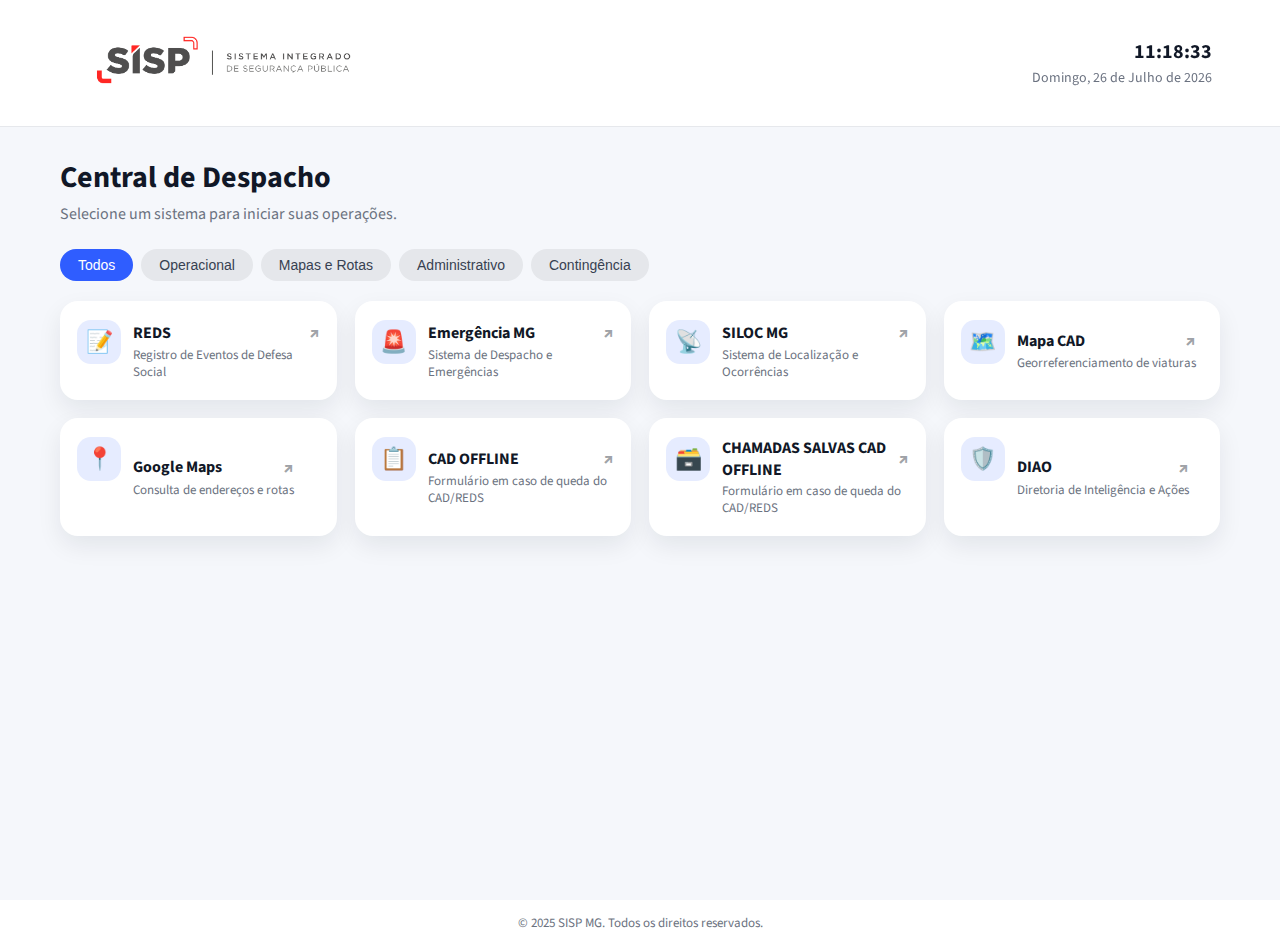
<file: index.html>
<!DOCTYPE html>
<html lang="pt-BR">
<head>
  <meta charset="UTF-8" />
  <meta name="viewport" content="width=device-width, initial-scale=1.0" />
  <title>Central de Despacho - SISP</title>

  <!-- Fontes Institucionais -->
  <link href="https://fonts.googleapis.com/css2?family=Montserrat:wght@500;600;700;800&family=Source+Sans+Pro:wght@400;500;600&display=swap" rel="stylesheet">

  <!-- Estilos -->
  <link rel="stylesheet" href="css\styles.css" />
</head>
<body>
  <div class="page">

    <!-- TOPBAR -->
    <header class="topbar">
      <div class="topbar-inner">

        <!-- Logo -->
        <div class="logo-wrapper">
          <img src="img\sisp-logo.png" alt="Logo SISP" class="logo-sisp-img">
        </div>

        <!-- Relógio -->
        <div class="clock-wrapper">
          <div class="clock-time">00:00:00</div>
          <div class="clock-date">---</div>
        </div>

      </div>
    </header>

    <!-- CONTEÚDO PRINCIPAL -->
    <main class="main">
      <div class="main-inner">

        <!-- Título -->
        <section class="page-header">
          <h1>Central de Despacho</h1>
          <p>Selecione um sistema para iniciar suas operações.</p>
        </section>

        <!-- FILTROS -->
        <section class="filters-bar">
          <div class="filters-pills">
            <button class="pill pill-active" type="button" data-filter="todos">Todos</button>
            <button class="pill" type="button" data-filter="sistemas">Operacional</button>
            <button class="pill" type="button" data-filter="mapas">Mapas e Rotas</button>
            <button class="pill" type="button" data-filter="administrativo">Administrativo</button>
            <button class="pill" type="button" data-filter="contingencia">Contingência</button>
          </div>
        </section>

        <!-- GRID DE CARDS -->
        <section class="cards-grid">

          <!-- Operacionais -->
          <a href="https://web.sids.mg.gov.br/reds/" target="_blank" class="card" data-category="sistemas">
            <div class="card-icon"><span>📝</span></div>
            <div class="card-body">
              <div class="card-header">
                <h3>REDS</h3>
                <span class="card-ext">↗</span>
              </div>
              <p>Registro de Eventos de Defesa Social</p>
            </div>
          </a>

          <a href="https://emergencia.ca.mg.gov.br/agent" target="_blank" class="card" data-category="sistemas">
            <div class="card-icon"><span>🚨</span></div>
            <div class="card-body">
              <div class="card-header">
                <h3>Emergência MG</h3>
                <span class="card-ext">↗</span>
              </div>
              <p>Sistema de Despacho e Emergências</p>
            </div>
          </a>

          <a href="https://siloc.seguranca.mg.gov.br/login" target="_blank" class="card" data-category="sistemas">
            <div class="card-icon"><span>📡</span></div>
            <div class="card-body">
              <div class="card-header">
                <h3>SILOC MG</h3>
                <span class="card-ext">↗</span>
              </div>
              <p>Sistema de Localização e Ocorrências</p>
            </div>
          </a>

          <!-- Mapas -->
          <a href="https://geosite.policiamilitar.mg.gov.br/mapacad/main.jsp" target="_blank" class="card" data-category="mapas">
            <div class="card-icon"><span>🗺️</span></div>
            <div class="card-body">
              <div class="card-header">
                <h3>Mapa CAD</h3>
                <span class="card-ext">↗</span>
              </div>
              <p>Georreferenciamento de viaturas</p>
            </div>
          </a>

          <a href="https://www.google.com/maps" target="_blank" class="card" data-category="mapas">
            <div class="card-icon"><span>📍</span></div>
            <div class="card-body">
              <div class="card-header">
                <h3>Google Maps</h3>
                <span class="card-ext">↗</span>
              </div>
              <p>Consulta de endereços e rotas</p>
            </div>
          </a>

          <!-- Contingência -->
          <a href="pages\Relatorio_formulario\relatorio.php" target="_blank" class="card" data-category="contingencia">
            <div class="card-icon"><span>📋</span></div>
            <div class="card-body">
              <div class="card-header">
                <h3>CAD OFFLINE</h3>
                <span class="card-ext">↗</span>
              </div>
              <p>Formulário em caso de queda do CAD/REDS</p>
            </div>
          </a>

           <a href="pages\chamadasfinalizadas\index.php" target="_blank" class="card" data-category="contingencia">
            <div class="card-icon"><span>🗃️</span></div>
            <div class="card-body">
              <div class="card-header">
                <h3>CHAMADAS SALVAS CAD OFFLINE</h3>
                <span class="card-ext">↗</span>
              </div>
              <p>Formulário em caso de queda do CAD/REDS</p>
            </div>
          </a>

          <!-- Administrativos -->
          <a href="diao.sids.mg.gov.br" target="_blank" class="card" data-category="administrativo">
            <div class="card-icon"><span>🛡️</span></div>
            <div class="card-body">
              <div class="card-header">
                <h3>DIAO</h3>
                <span class="card-ext">↗</span>
              </div>
              <p>Diretoria de Inteligência e Ações</p>
            </div>
          </a>

              
            </div>
          </a>

        </section>

      </div>
    </main>

    <!-- RODAPÉ -->
    <footer class="footer">
      © 2025 SISP MG. Todos os direitos reservados.
    </footer>

  </div>

  <script src="script.js"></script>
</body>
</html>
</file>
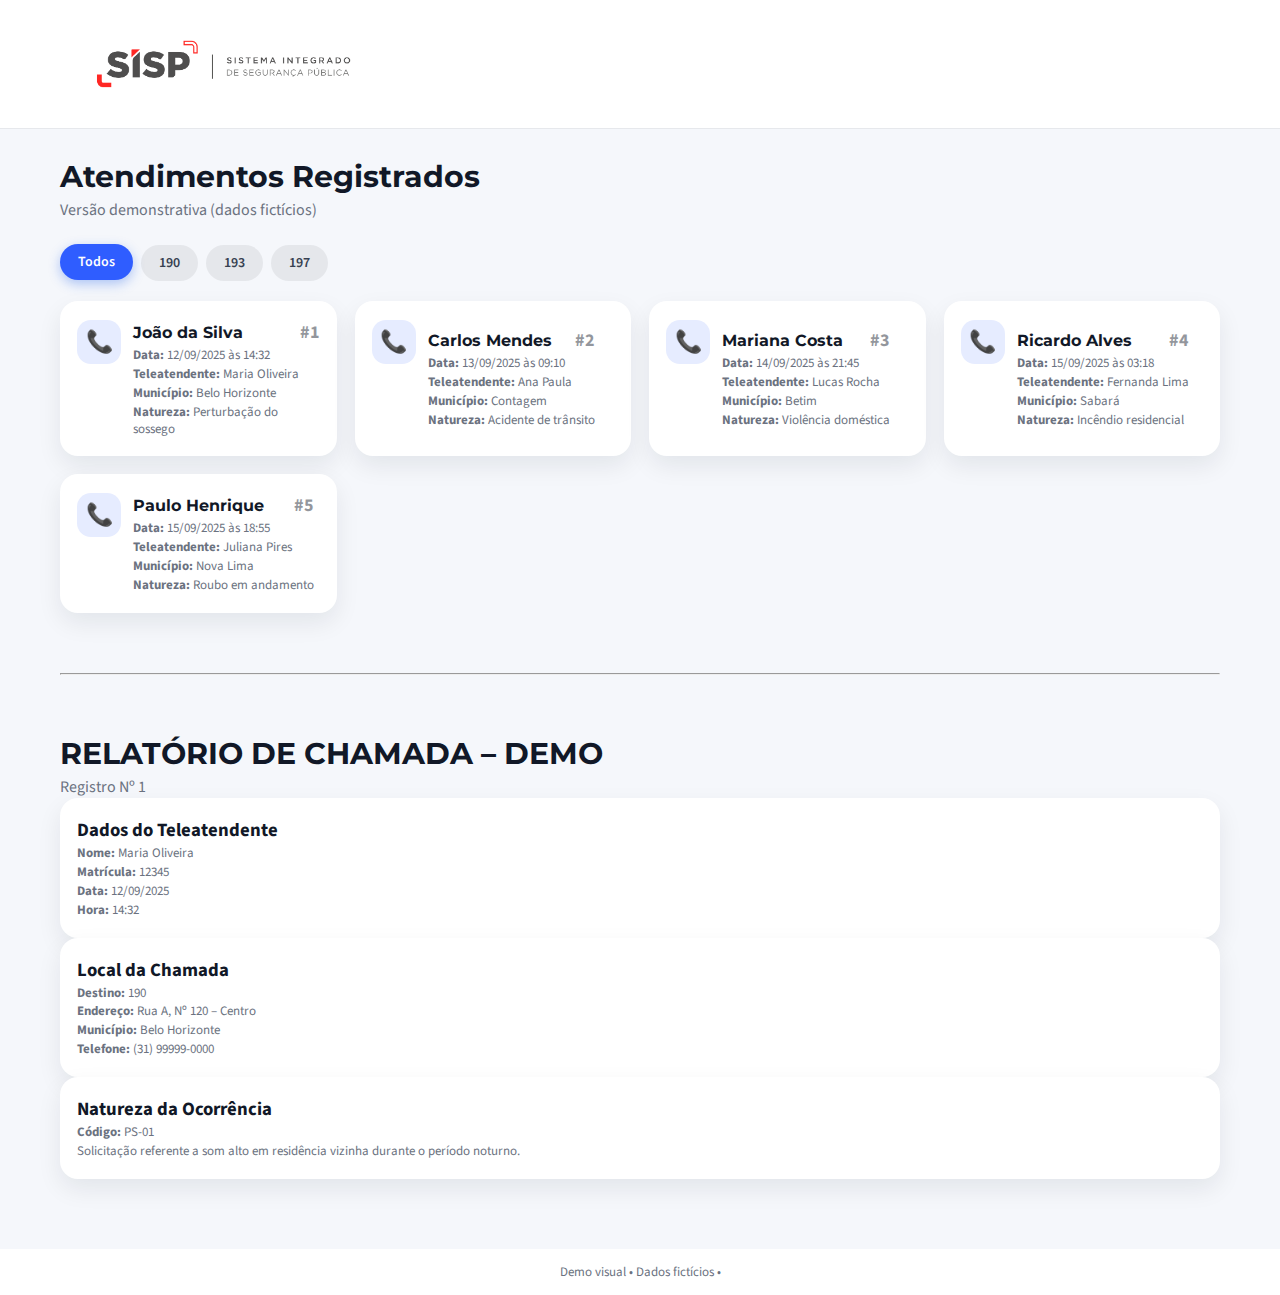
<file: Despachante_formulario/demo.html>
<!DOCTYPE html>
<html lang="pt-br">
<head>
<meta charset="UTF-8">
<title>Demo – Relatório de Chamadas</title>

<link rel="stylesheet" href="css/styles.css">
<link href="https://fonts.googleapis.com/css2?family=Montserrat:wght@600;700&family=Source+Sans+Pro:wght@400;600&display=swap" rel="stylesheet">
</head>

<body>
<div class="page">

<header class="topbar">
    <div class="topbar-inner">
        <div class="logo-wrapper">
            <img src="img/sisp-logo.png" class="logo-sisp-img" alt="Logo">
        </div>
    </div>
</header>

<main class="main">
<div class="main-inner">

<div class="page-header">
    <h1>Atendimentos Registrados</h1>
    <p>Versão demonstrativa (dados fictícios)</p>
</div>

<!-- FILTROS DEMO -->
<div class="filters-bar">
    <div class="filters-pills">
        <span class="pill pill-active">Todos</span>
        <span class="pill">190</span>
        <span class="pill">193</span>
        <span class="pill">197</span>
    </div>
</div>

<!-- LISTAGEM -->
<div class="cards-grid">

<a href="#relatorio1" class="card">
    <div class="card-icon">📞</div>
    <div class="card-body">
        <div class="card-header">
            <h3>João da Silva</h3>
            <span class="card-ext">#1</span>
        </div>
        <p><strong>Data:</strong> 12/09/2025 às 14:32</p>
        <p><strong>Teleatendente:</strong> Maria Oliveira</p>
        <p><strong>Município:</strong> Belo Horizonte</p>
        <p><strong>Natureza:</strong> Perturbação do sossego</p>
    </div>
</a>

<a href="#relatorio2" class="card">
    <div class="card-icon">📞</div>
    <div class="card-body">
        <div class="card-header">
            <h3>Carlos Mendes</h3>
            <span class="card-ext">#2</span>
        </div>
        <p><strong>Data:</strong> 13/09/2025 às 09:10</p>
        <p><strong>Teleatendente:</strong> Ana Paula</p>
        <p><strong>Município:</strong> Contagem</p>
        <p><strong>Natureza:</strong> Acidente de trânsito</p>
    </div>
</a>

<a href="#relatorio3" class="card">
    <div class="card-icon">📞</div>
    <div class="card-body">
        <div class="card-header">
            <h3>Mariana Costa</h3>
            <span class="card-ext">#3</span>
        </div>
        <p><strong>Data:</strong> 14/09/2025 às 21:45</p>
        <p><strong>Teleatendente:</strong> Lucas Rocha</p>
        <p><strong>Município:</strong> Betim</p>
        <p><strong>Natureza:</strong> Violência doméstica</p>
    </div>
</a>

<a href="#relatorio4" class="card">
    <div class="card-icon">📞</div>
    <div class="card-body">
        <div class="card-header">
            <h3>Ricardo Alves</h3>
            <span class="card-ext">#4</span>
        </div>
        <p><strong>Data:</strong> 15/09/2025 às 03:18</p>
        <p><strong>Teleatendente:</strong> Fernanda Lima</p>
        <p><strong>Município:</strong> Sabará</p>
        <p><strong>Natureza:</strong> Incêndio residencial</p>
    </div>
</a>

<a href="#relatorio5" class="card">
    <div class="card-icon">📞</div>
    <div class="card-body">
        <div class="card-header">
            <h3>Paulo Henrique</h3>
            <span class="card-ext">#5</span>
        </div>
        <p><strong>Data:</strong> 15/09/2025 às 18:55</p>
        <p><strong>Teleatendente:</strong> Juliana Pires</p>
        <p><strong>Município:</strong> Nova Lima</p>
        <p><strong>Natureza:</strong> Roubo em andamento</p>
    </div>
</a>

</div>

<!-- RELATÓRIO DETALHADO DEMO -->
<hr style="margin:60px 0">

<div id="relatorio1" class="relatorio-detalhe">
<div class="page-header">
    <h1>RELATÓRIO DE CHAMADA – DEMO</h1>
    <p>Registro Nº 1</p>
</div>

<div class="card">
<div class="card-body">
<h3>Dados do Teleatendente</h3>
<p><strong>Nome:</strong> Maria Oliveira</p>
<p><strong>Matrícula:</strong> 12345</p>
<p><strong>Data:</strong> 12/09/2025</p>
<p><strong>Hora:</strong> 14:32</p>
</div>
</div>

<div class="card">
<div class="card-body">
<h3>Local da Chamada</h3>
<p><strong>Destino:</strong> 190</p>
<p><strong>Endereço:</strong> Rua A, Nº 120 – Centro</p>
<p><strong>Município:</strong> Belo Horizonte</p>
<p><strong>Telefone:</strong> (31) 99999-0000</p>
</div>
</div>

<div class="card">
<div class="card-body">
<h3>Natureza da Ocorrência</h3>
<p><strong>Código:</strong> PS-01</p>
<p>Solicitação referente a som alto em residência vizinha durante o período noturno.</p>
</div>
</div>

</div>

</div>
</main>

<footer class="footer">
Demo visual • Dados fictícios • <?= date("Y"); ?>
</footer>

</div>
</body>
</html>
</file>
<file: Despachante_formulario/css/styles.css>
/* ===== Variáveis Globais ===== */
:root {
  --primary: #2f5dff;
  --primary-light: #e6ecff;
  --bg: #f5f7fb;
  --text: #111827;
  --text-muted: #6b7280;
  --card-bg: #ffffff;
  --border-soft: #e5e7eb;
  --radius: 18px;
  --shadow-soft: 0 10px 25px rgba(15, 23, 42, 0.08);
  --shadow-hover: 0 16px 45px rgba(15, 23, 42, 0.15);
}

/* Reset básico */
*,
*::before,
*::after {
  margin: 0;
  padding: 0;
  box-sizing: border-box;
}

body {
  font-family: "Source Sans Pro", system-ui, sans-serif;
  background: var(--bg);
  color: var(--text);
  -webkit-font-smoothing: antialiased;
}

.page {
  min-height: 100vh;
  display: flex;
  flex-direction: column;
}

/* ===== TOPBAR ===== */
.topbar {
  width: 100%;
  background: #ffffff;
  box-shadow: 0 1px 0 rgba(0, 0, 0, 0.06);
  position: sticky;
  top: 0;
  z-index: 50;
}

.topbar-inner {
  max-width: 1200px;
  margin: 0 auto;
  padding: 14px 28px;
  display: flex;
  align-items: center;
  justify-content: space-between;
  gap: 24px;
}

/* Logo */
.logo-wrapper {
  display: flex;
  align-items: center;
}

.logo-sisp-img {
  height: 100px; /* ajuste o tamanho do logo aqui */
  width: auto;
  display: block;
}

/* Relógio */
.clock-wrapper {
  text-align: right;
  font-size: 14px;
}

.clock-time {
  font-weight: 700;
  font-size: 20px;
}

.clock-date {
  color: var(--text-muted);
  margin-top: 2px;
}

/* ===== CONTEÚDO PRINCIPAL ===== */
.main {
  flex: 1;
}

.main-inner {
  max-width: 1200px;
  margin: 30px auto;
  padding: 0 20px 40px;
}

/* Cabeçalho da página */
.page-header h1 {
  font-family: "Montserrat", sans-serif;
  font-size: 30px;
  font-weight: 700;
  margin-bottom: 4px;
}

.page-header p {
  color: var(--text-muted);
  font-size: 16px;
}

/* ===== FILTROS (PILLS) ===== */
.filters-bar {
  margin: 24px 0 20px 0;
}

.filters-pills {
  display: flex;
  flex-wrap: wrap;
  gap: 8px;
}

.pill {
  padding: 8px 18px;
  background: #e5e7eb;
  color: #374151;
  border-radius: 999px;
  border: none;
  cursor: pointer;
  font-size: 14px;
  font-family: "Source Sans Pro", sans-serif;
  font-weight: 600;
  transition: background 0.15s ease, color 0.15s ease, box-shadow 0.15s ease,
    transform 0.1s ease;
}

.pill-active,
.pill:hover {
  background: var(--primary);
  color: #ffffff;
  box-shadow: 0 4px 12px rgba(37, 99, 235, 0.35);
  transform: translateY(-1px);
}

/* ===== GRID DE CARDS ===== */
.cards-grid {
  display: grid;
  grid-template-columns: repeat(auto-fit, minmax(250px, 1fr));
  gap: 18px;
}

/* Card */
.card {
  display: flex;
  gap: 12px;
  padding: 18px 16px;
  background: var(--card-bg);
  border-radius: var(--radius);
  text-decoration: none;
  color: var(--text);
  box-shadow: var(--shadow-soft);
  border: 1px solid transparent;
  cursor: pointer;
  transition: transform 0.18s ease, box-shadow 0.18s ease,
    border-color 0.18s ease;
}

.card:hover {
  transform: translateY(-3px);
  box-shadow: var(--shadow-hover);
  border-color: var(--primary-light);
}

/* Ícone do card */
.card-icon {
  width: 44px;
  height: 44px;
  border-radius: 14px;
  background: var(--primary-light);
  display: flex;
  align-items: center;
  justify-content: center;
  font-size: 22px;
  color: var(--primary);
  flex-shrink: 0;
}

/* Corpo do card */
.card-body {
  display: flex;
  flex-direction: column;
  justify-content: center;
}

.card-header {
  display: flex;
  align-items: center;
  justify-content: space-between;
  font-weight: 700;
}

.card-header h3 {
  font-family: "Montserrat", sans-serif;
  font-size: 16px;
  margin-right: 6px;
}

.card-ext {
  font-size: 18px;
  opacity: 0.45;
}

.card p {
  font-size: 13px;
  color: var(--text-muted);
  margin-top: 2px;
  line-height: 1.3;
}

/* ===== RODAPÉ ===== */
.footer {
  width: 100%;
  text-align: center;
  padding: 14px 0;
  font-size: 13px;
  color: var(--text-muted);
  background: #ffffff;
  margin-top: auto;
}

/* ===== RESPONSIVIDADE ===== */
@media (max-width: 720px) {
  .topbar-inner {
    flex-direction: column;
    gap: 10px;
    align-items: flex-start;
  }

  .clock-wrapper {
    text-align: left;
  }
}

.natureza-resumo {
    display: -webkit-box;
    -webkit-box-orient: vertical;
    -webkit-line-clamp: 3;   /* Chrome, Edge, Safari */

    line-clamp: 3;          /* padrão moderno */

    overflow: hidden;
    text-overflow: ellipsis;
    word-break: break-word;
}
</file>
